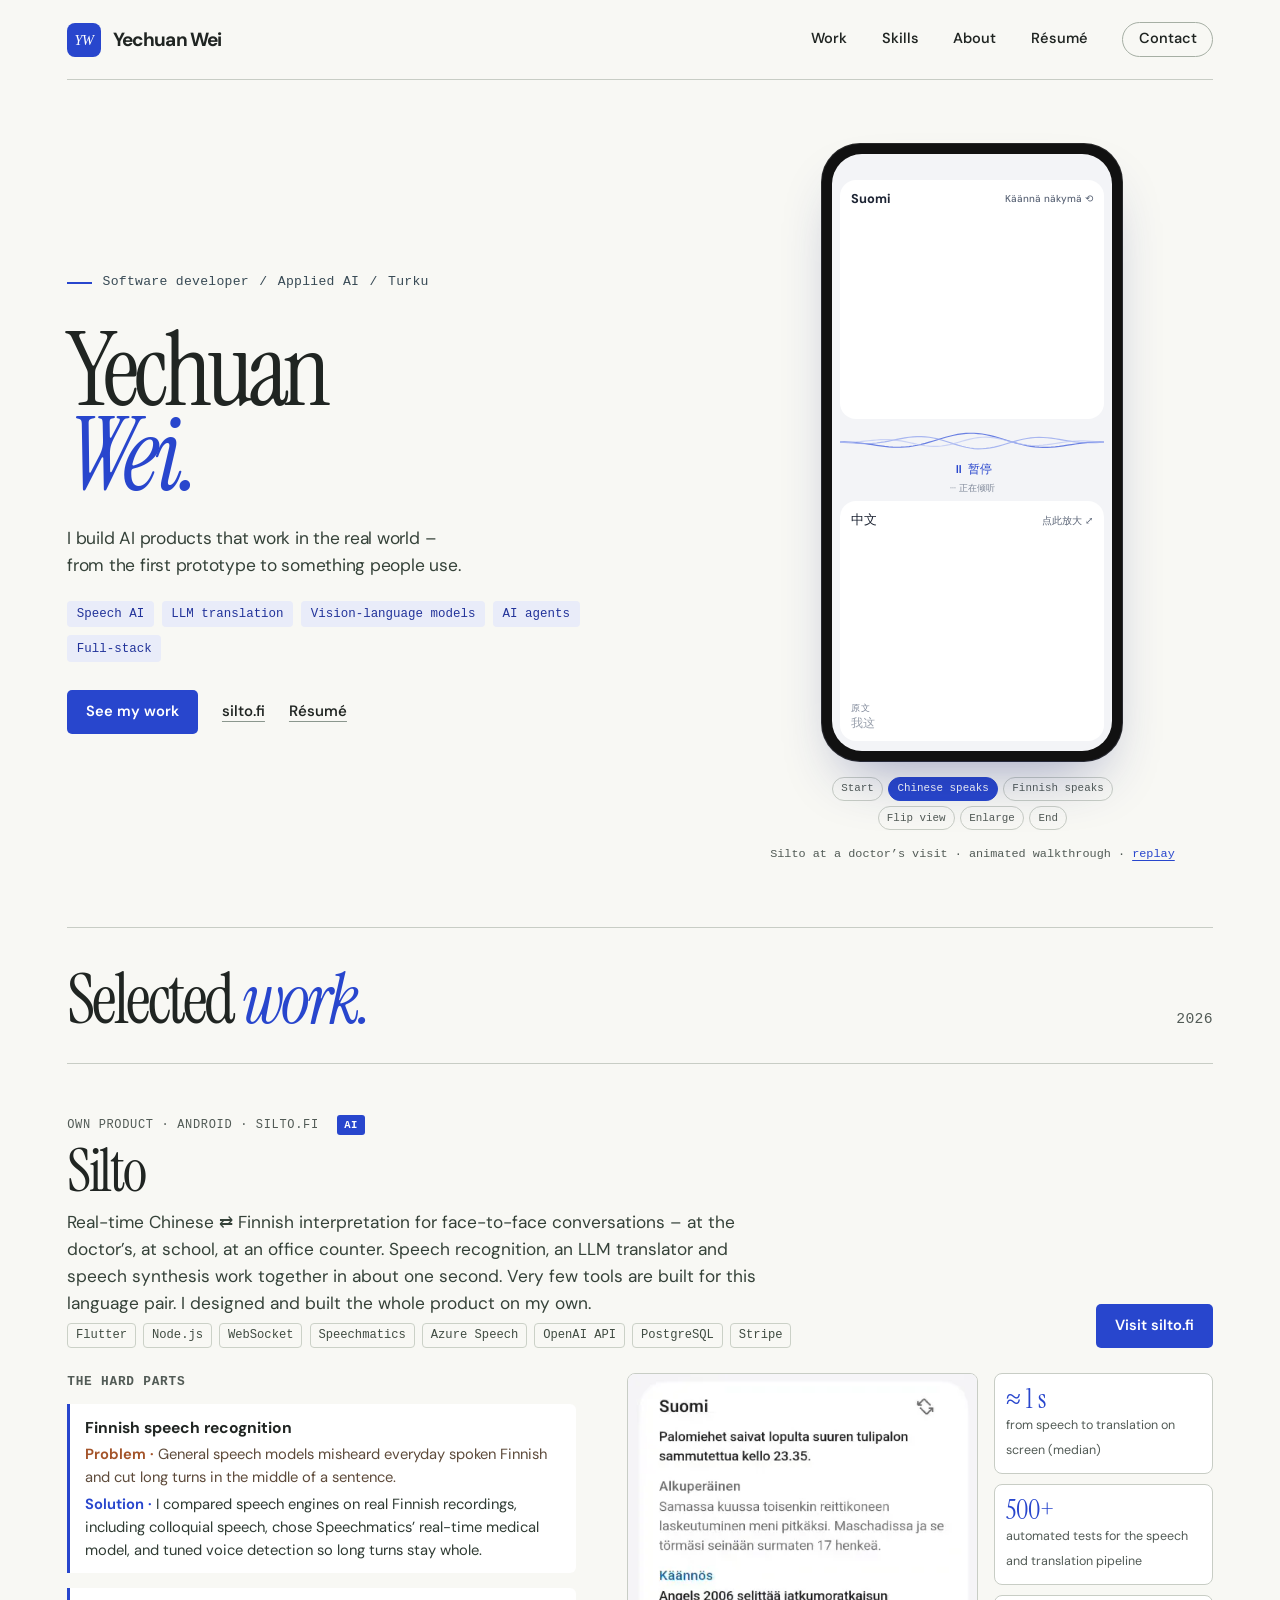
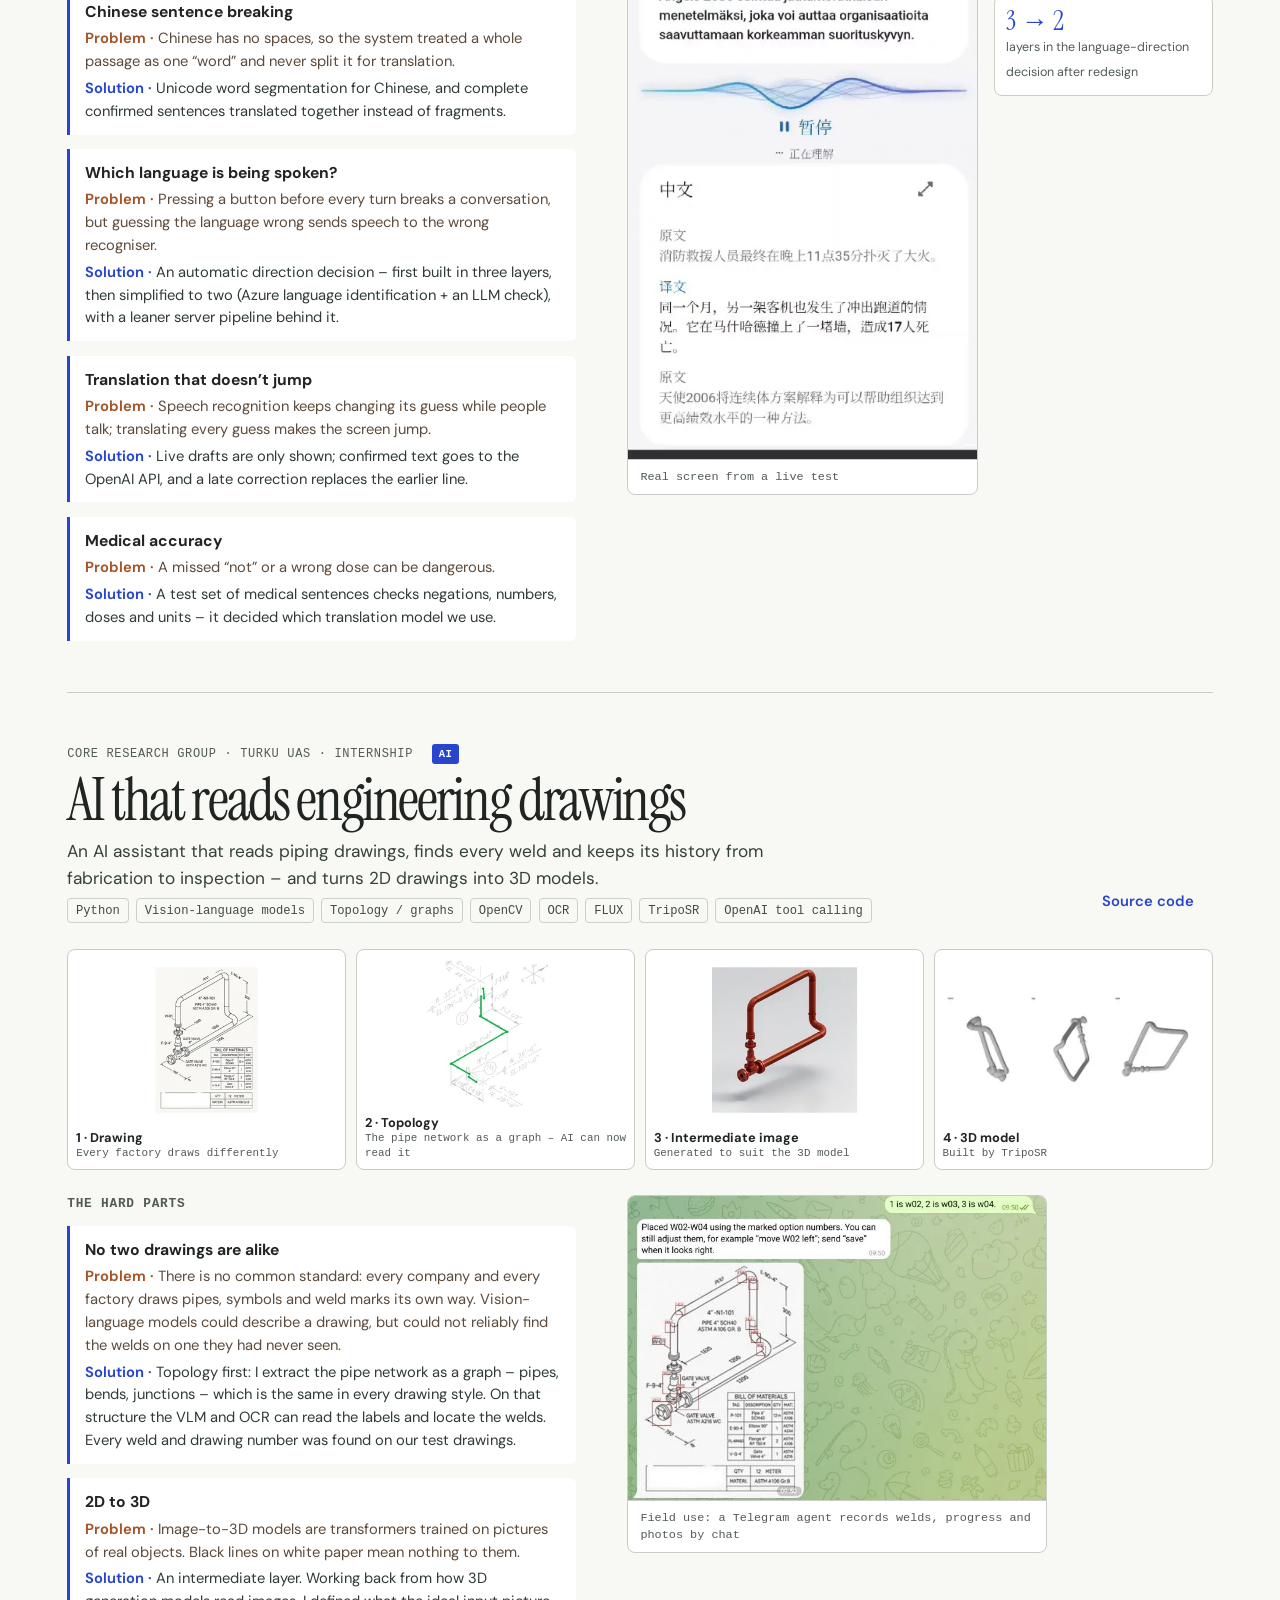
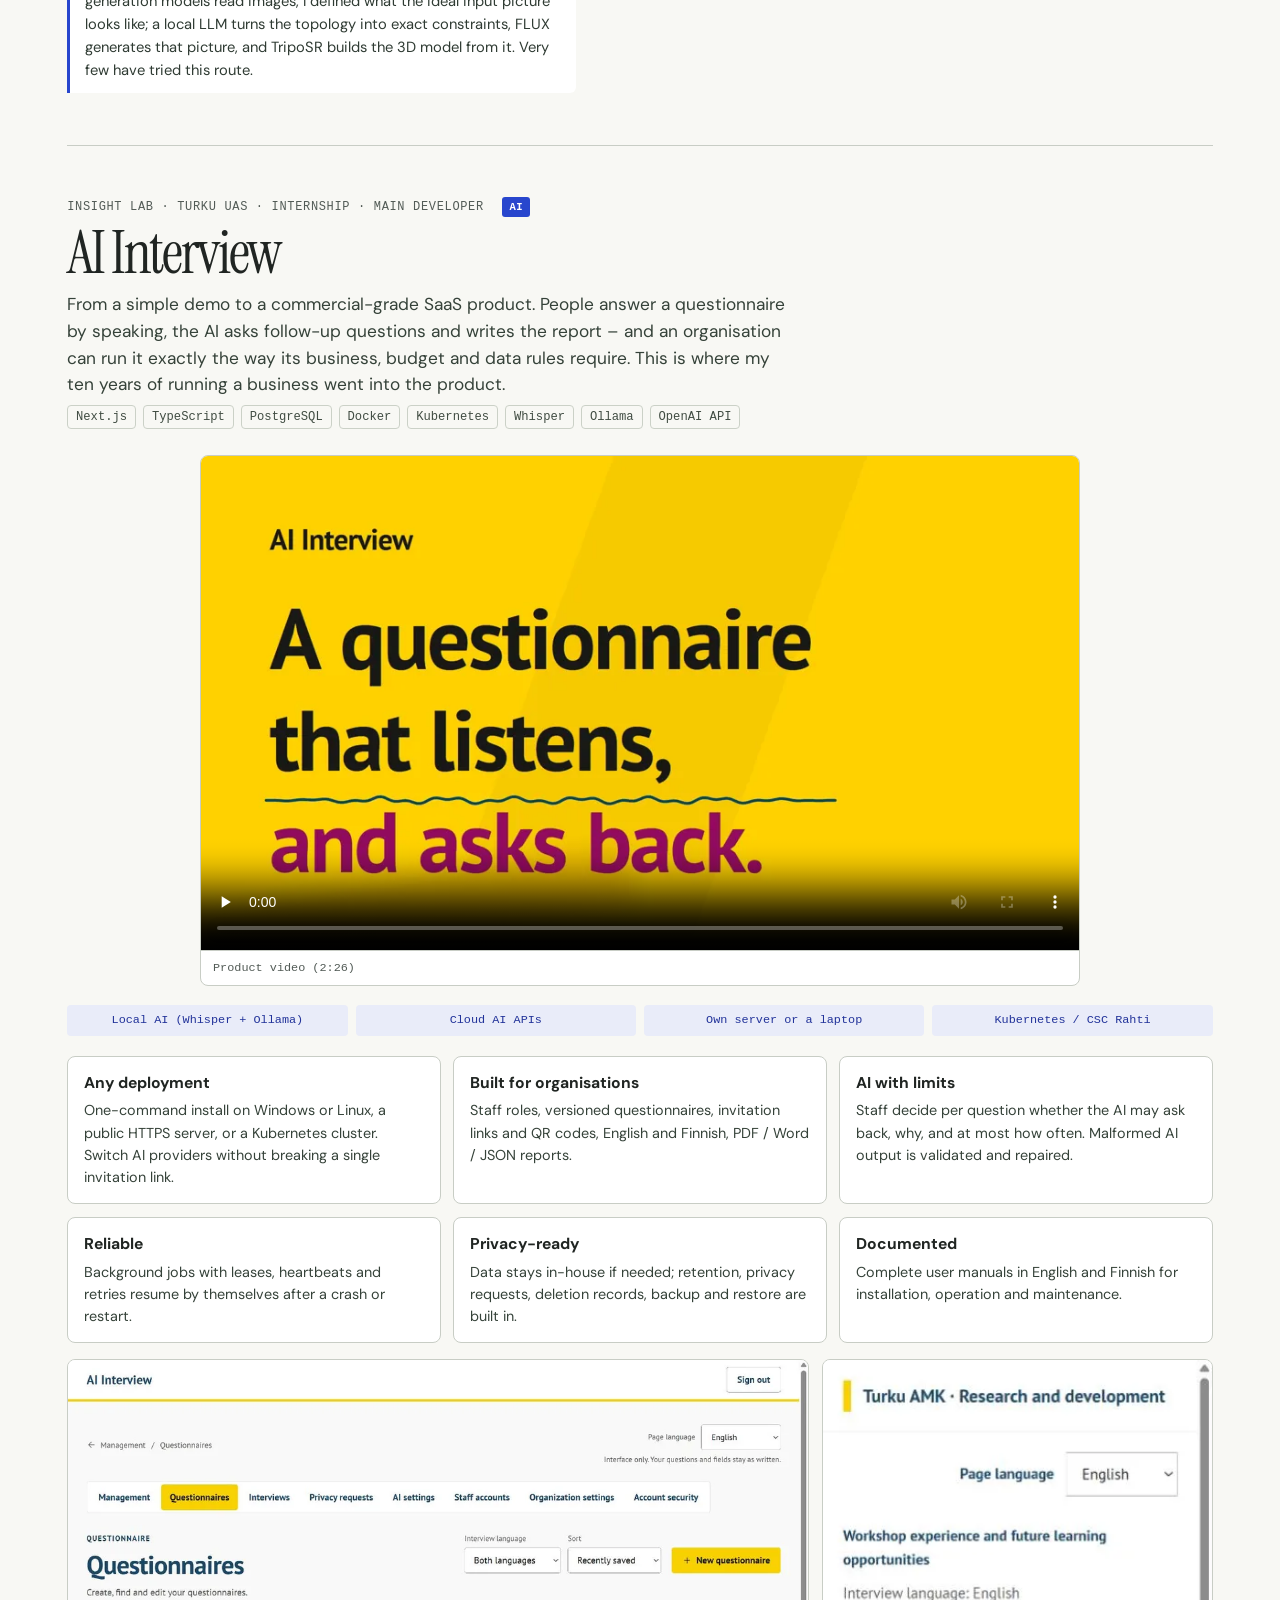
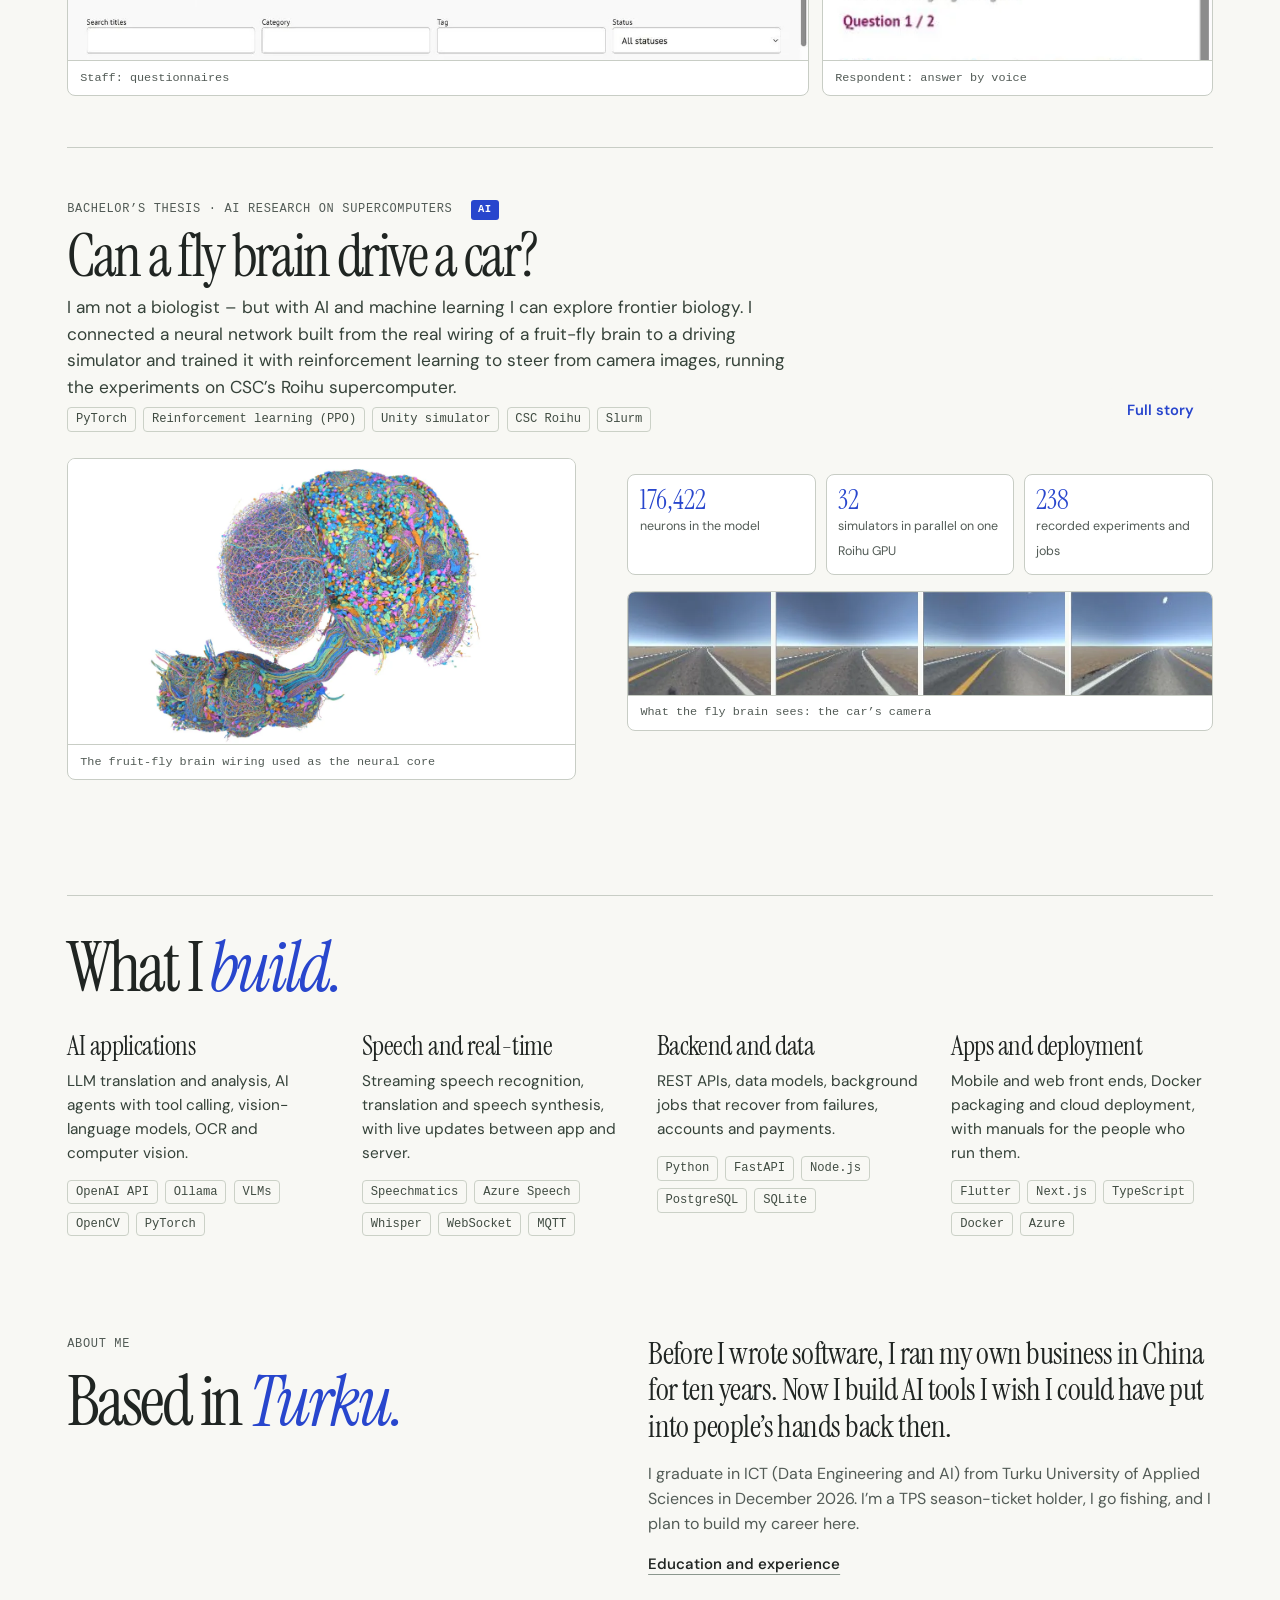
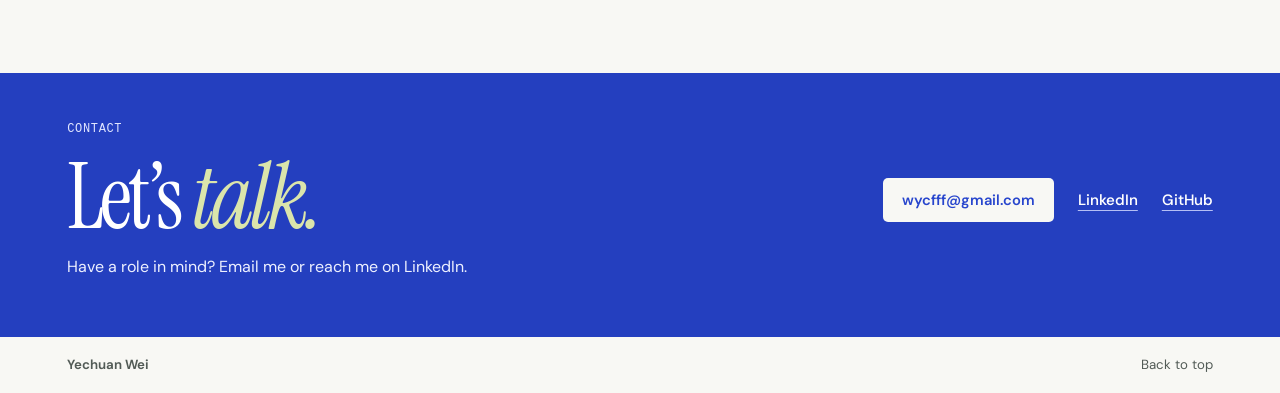
<file: index.html>
<!doctype html>
<html lang="en">
<head>
  <meta charset="utf-8">
  <meta name="viewport" content="width=device-width, initial-scale=1">
  <meta name="theme-color" content="#f8f8f4">
  <title>Yechuan Wei — AI products, built end to end</title>
  <meta name="description" content="Yechuan Wei, software developer in Turku, Finland. Silto real-time Chinese–Finnish interpreter, AI that reads engineering drawings, and a voice interview platform.">
  <meta property="og:title" content="Yechuan Wei — AI products, built end to end">
  <meta property="og:description" content="Real-time speech translation, AI for engineering drawings and a voice interview platform. Turku, Finland.">
  <meta property="og:type" content="website">
  <meta property="og:url" content="https://wycffff.github.io/">
  <meta property="og:image" content="https://wycffff.github.io/assets/silto-real.webp">
  <link rel="canonical" href="https://wycffff.github.io/">
  <link rel="icon" href="assets/mark.svg" type="image/svg+xml">
  <link rel="preload" href="assets/instrument-serif.ttf" as="font" type="font/ttf" crossorigin>
  <link rel="stylesheet" href="assets/site.css">
  <link rel="stylesheet" href="assets/v2.css">
  <script src="assets/silto-demo.js" defer></script>
</head>
<body>
  <a class="skip" href="#main">Skip to content</a>
  <header class="mast wrap">
    <a class="brand" href="./" aria-label="Yechuan Wei, home"><img src="assets/mark.svg" alt="" width="34" height="34"> Yechuan Wei</a>
    <nav aria-label="Main navigation"><a href="#work">Work</a><a href="#skills">Skills</a><a href="#about">About</a><a href="cv.html">Résumé</a><a class="nav-contact" href="#contact">Contact</a></nav>
  </header>
  <main id="main">

    <section class="hero-v2 wrap" aria-labelledby="name">
      <div class="intro">
        <p class="eyebrow"><span class="blue-line"></span> Software developer <span aria-hidden="true">/</span> Applied AI <span aria-hidden="true">/</span> Turku</p>
        <h1 id="name">Yechuan <em>Wei.</em></h1>
        <p class="intro-copy">I build AI products that work in the real world – from the first prototype to something people use.</p>
        <div class="proof"><span>Speech AI</span><span>LLM translation</span><span>Vision-language models</span><span>AI agents</span><span>Full-stack</span></div>
        <div class="actions"><a class="button primary" href="#work">See my work</a><a class="text-link" href="https://silto.fi">silto.fi</a><a class="text-link" href="cv.html">Résumé</a></div>
      </div>

      <figure class="demo" data-silto-demo aria-label="Animated demonstration of the Silto interpreter app">
        <div class="phone">
          <div class="screen">
            <section class="pane fi">
              <div class="pane-head">Suomi <button class="flip-btn" tabindex="-1">Käännä näkymä ⟲</button></div>
              <div class="pane-body"></div>
              <div class="idle">Odotetaan puhetta</div>
            </section>
            <div class="mid">
              <svg class="wave" viewBox="0 0 260 40" preserveAspectRatio="none" aria-hidden="true"><path/><path/><path/></svg>
              <button class="main-btn" tabindex="-1">▶ 开始</button>
              <span class="status">点击开始</span>
            </div>
            <section class="pane zh">
              <div class="pane-head">中文 <button class="zoom-btn" tabindex="-1">点此放大 ⤢</button></div>
              <div class="pane-body"></div>
            </section>
            <span class="tap" aria-hidden="true"></span>
          </div>
        </div>
        <ol class="demo-steps" aria-hidden="true"><li>Start</li><li>Chinese speaks</li><li>Finnish speaks</li><li>Flip view</li><li>Enlarge</li><li>End</li></ol>
        <figcaption class="demo-caption">Silto at a doctor’s visit · animated walkthrough · <button class="demo-replay">replay</button></figcaption>
      </figure>
    </section>

    <section id="work" class="work wrap" aria-labelledby="work-title">
      <div class="section-heading"><h2 id="work-title">Selected <em>work.</em></h2><span class="meta">2026</span></div>

      <!-- SILTO -->
      <article class="case" id="silto">
        <div class="case-head">
          <div>
            <p class="eyebrow micro">Own product · Android · silto.fi <span class="tag-ai">AI</span></p>
            <h3>Silto</h3>
            <p class="lede">Real-time Chinese ⇄ Finnish interpretation for face-to-face conversations – at the doctor’s, at school, at an office counter. Speech recognition, an LLM translator and speech synthesis work together in about one second. Very few tools are built for this language pair. I designed and built the whole product on my own.</p>
            <ul class="stack"><li>Flutter</li><li>Node.js</li><li>WebSocket</li><li>Speechmatics</li><li>Azure Speech</li><li>OpenAI API</li><li>PostgreSQL</li><li>Stripe</li></ul>
          </div>
          <a class="button primary" href="https://silto.fi">Visit silto.fi</a>
        </div>
        <div class="case-grid">
          <div class="hard">
            <h4>The hard parts</h4>
            <ol>
              <li><b>Finnish speech recognition</b><div class="p">General speech models misheard everyday spoken Finnish and cut long turns in the middle of a sentence.</div><div class="s">I compared speech engines on real Finnish recordings, including colloquial speech, chose Speechmatics’ real-time medical model, and tuned voice detection so long turns stay whole.</div></li>
              <li><b>Chinese sentence breaking</b><div class="p">Chinese has no spaces, so the system treated a whole passage as one “word” and never split it for translation.</div><div class="s">Unicode word segmentation for Chinese, and complete confirmed sentences translated together instead of fragments.</div></li>
              <li><b>Which language is being spoken?</b><div class="p">Pressing a button before every turn breaks a conversation, but guessing the language wrong sends speech to the wrong recogniser.</div><div class="s">An automatic direction decision – first built in three layers, then simplified to two (Azure language identification + an LLM check), with a leaner server pipeline behind it.</div></li>
              <li><b>Translation that doesn’t jump</b><div class="p">Speech recognition keeps changing its guess while people talk; translating every guess makes the screen jump.</div><div class="s">Live drafts are only shown; confirmed text goes to the OpenAI API, and a late correction replaces the earlier line.</div></li>
              <li><b>Medical accuracy</b><div class="p">A missed “not” or a wrong dose can be dangerous.</div><div class="s">A test set of medical sentences checks negations, numbers, doses and units – it decided which translation model we use.</div></li>
            </ol>
          </div>
          <div class="two">
            <figure class="shot"><img src="assets/silto-real.webp" width="448" height="881" loading="lazy" alt="Silto during a live test: Finnish speech at the top, Chinese translation at the bottom."><figcaption>Real screen from a live test</figcaption></figure>
            <div class="facts" style="grid-template-columns:1fr;margin-top:0">
              <div><b>≈ 1 s</b><span>from speech to translation on screen (median)</span></div>
              <div><b>500+</b><span>automated tests for the speech and translation pipeline</span></div>
              <div><b>3 → 2</b><span>layers in the language-direction decision after redesign</span></div>
            </div>
          </div>
        </div>
      </article>

      <!-- WELD -->
      <article class="case" id="weld">
        <div class="case-head">
          <div>
            <p class="eyebrow micro">CoRe research group · Turku UAS · internship <span class="tag-ai">AI</span></p>
            <h3>AI that reads engineering drawings</h3>
            <p class="lede">An AI assistant that reads piping drawings, finds every weld and keeps its history from fabrication to inspection – and turns 2D drawings into 3D models.</p>
            <ul class="stack"><li>Python</li><li>Vision-language models</li><li>Topology / graphs</li><li>OpenCV</li><li>OCR</li><li>FLUX</li><li>TripoSR</li><li>OpenAI tool calling</li></ul>
          </div>
          <a class="button" href="https://github.com/wycffff/Weld_map_understanding_and_weld_traceability_assistant">Source code</a>
        </div>
        <div class="pipeline">
          <figure><div class="img"><img src="assets/weld-1-drawing.webp" alt="Isometric piping drawing." loading="lazy"></div><figcaption><b>1 · Drawing</b>Every factory draws differently</figcaption></figure>
          <figure><div class="img"><img src="assets/weld-2-topology.webp" alt="Pipe route extracted and highlighted on the drawing." loading="lazy"></div><figcaption><b>2 · Topology</b>The pipe network as a graph – AI can now read it</figcaption></figure>
          <figure><div class="img"><img src="assets/weld-4-intermediate.webp" alt="AI-generated 3D-style image of the pipe." loading="lazy"></div><figcaption><b>3 · Intermediate image</b>Generated to suit the 3D model</figcaption></figure>
          <figure><div class="img"><img src="assets/weld-5-mesh.webp" alt="3D mesh previews of the pipe." loading="lazy"></div><figcaption><b>4 · 3D model</b>Built by TripoSR</figcaption></figure>
        </div>
        <div class="case-grid" style="margin-top:1.6rem">
          <div class="hard">
            <h4>The hard parts</h4>
            <ol>
              <li><b>No two drawings are alike</b><div class="p">There is no common standard: every company and every factory draws pipes, symbols and weld marks its own way. Vision-language models could describe a drawing, but could not reliably find the welds on one they had never seen.</div><div class="s">Topology first: I extract the pipe network as a graph – pipes, bends, junctions – which is the same in every drawing style. On that structure the VLM and OCR can read the labels and locate the welds. Every weld and drawing number was found on our test drawings.</div></li>
              <li><b>2D to 3D</b><div class="p">Image-to-3D models are transformers trained on pictures of real objects. Black lines on white paper mean nothing to them.</div><div class="s">An intermediate layer. Working back from how 3D generation models read images, I defined what the ideal input picture looks like; a local LLM turns the topology into exact constraints, FLUX generates that picture, and TripoSR builds the 3D model from it. Very few have tried this route.</div></li>
            </ol>
          </div>
          <div>
            <figure class="shot small-shot"><img src="assets/weld-3-telegram.webp" width="680" height="495" loading="lazy" alt="Telegram agent placing welds on a drawing."><figcaption>Field use: a Telegram agent records welds, progress and photos by chat</figcaption></figure>
          </div>
        </div>
      </article>

      <!-- AI INTERVIEW -->
      <article class="case" id="interview">
        <div class="case-head">
          <div>
            <p class="eyebrow micro">INSIGHT Lab · Turku UAS · internship · main developer <span class="tag-ai">AI</span></p>
            <h3>AI Interview</h3>
            <p class="lede">From a simple demo to a commercial-grade SaaS product. People answer a questionnaire by speaking, the AI asks follow-up questions and writes the report – and an organisation can run it exactly the way its business, budget and data rules require. This is where my ten years of running a business went into the product.</p>
            <ul class="stack"><li>Next.js</li><li>TypeScript</li><li>PostgreSQL</li><li>Docker</li><li>Kubernetes</li><li>Whisper</li><li>Ollama</li><li>OpenAI API</li></ul>
          </div>
        </div>
        <figure class="shot wide-video"><video src="assets/ai-interview-promo.mp4" poster="assets/interview-poster.webp" controls preload="none" playsinline></video><figcaption>Product video (2:26)</figcaption></figure>
        <div class="deploy"><span>Local AI (Whisper + Ollama)</span><span>Cloud AI APIs</span><span>Own server or a laptop</span><span>Kubernetes / CSC Rahti</span></div>
        <div class="cap-grid">
          <div><b>Any deployment</b><p>One-command install on Windows or Linux, a public HTTPS server, or a Kubernetes cluster. Switch AI providers without breaking a single invitation link.</p></div>
          <div><b>Built for organisations</b><p>Staff roles, versioned questionnaires, invitation links and QR codes, English and Finnish, PDF / Word / JSON reports.</p></div>
          <div><b>AI with limits</b><p>Staff decide per question whether the AI may ask back, why, and at most how often. Malformed AI output is validated and repaired.</p></div>
          <div><b>Reliable</b><p>Background jobs with leases, heartbeats and retries resume by themselves after a crash or restart.</p></div>
          <div><b>Privacy-ready</b><p>Data stays in-house if needed; retention, privacy requests, deletion records, backup and restore are built in.</p></div>
          <div><b>Documented</b><p>Complete user manuals in English and Finnish for installation, operation and maintenance.</p></div>
        </div>
        <div class="mini-shots">
          <figure class="shot"><img src="assets/interview-admin.webp" width="1100" height="619" loading="lazy" alt="AI Interview staff view with published questionnaires."><figcaption>Staff: questionnaires</figcaption></figure>
          <figure class="shot"><img src="assets/interview-mobile.webp" width="375" height="811" loading="lazy" alt="AI Interview on a phone: the respondent answers by voice."><figcaption>Respondent: answer by voice</figcaption></figure>
        </div>
      </article>

      <!-- THESIS -->
      <article class="case" id="thesis">
        <div class="case-head">
          <div>
            <p class="eyebrow micro">Bachelor’s thesis · AI research on supercomputers <span class="tag-ai">AI</span></p>
            <h3>Can a fly brain drive a car?</h3>
            <p class="lede">I am not a biologist – but with AI and machine learning I can explore frontier biology. I connected a neural network built from the real wiring of a fruit-fly brain to a driving simulator and trained it with reinforcement learning to steer from camera images, running the experiments on CSC’s Roihu supercomputer.</p>
            <ul class="stack"><li>PyTorch</li><li>Reinforcement learning (PPO)</li><li>Unity simulator</li><li>CSC Roihu</li><li>Slurm</li></ul>
          </div>
          <a class="button" href="https://wycffff.github.io/fly-connectome-driving/">Full story</a>
        </div>
        <div class="case-grid">
          <figure class="shot"><img src="assets/thesis-brain.webp" width="1200" height="675" loading="lazy" alt="Rendering of the fruit-fly brain connectome."><figcaption>The fruit-fly brain wiring used as the neural core</figcaption></figure>
          <div>
            <div class="facts">
              <div><b>176,422</b><span>neurons in the model</span></div>
              <div><b>32</b><span>simulators in parallel on one Roihu GPU</span></div>
              <div><b>238</b><span>recorded experiments and jobs</span></div>
            </div>
            <figure class="shot" style="margin-top:1rem"><img src="assets/thesis-road.webp" width="1112" height="196" loading="lazy" alt="Camera frames from the simulated car."><figcaption>What the fly brain sees: the car’s camera</figcaption></figure>
          </div>
        </div>
      </article>
    </section>

    <section class="skills wrap" id="skills" aria-labelledby="skills-title">
      <div class="section-heading"><h2 id="skills-title">What I <em>build.</em></h2></div>
      <div class="skill-grid">
        <div><h3>AI applications</h3><p>LLM translation and analysis, AI agents with tool calling, vision-language models, OCR and computer vision.</p><ul class="stack"><li>OpenAI API</li><li>Ollama</li><li>VLMs</li><li>OpenCV</li><li>PyTorch</li></ul></div>
        <div><h3>Speech and real-time</h3><p>Streaming speech recognition, translation and speech synthesis, with live updates between app and server.</p><ul class="stack"><li>Speechmatics</li><li>Azure Speech</li><li>Whisper</li><li>WebSocket</li><li>MQTT</li></ul></div>
        <div><h3>Backend and data</h3><p>REST APIs, data models, background jobs that recover from failures, accounts and payments.</p><ul class="stack"><li>Python</li><li>FastAPI</li><li>Node.js</li><li>PostgreSQL</li><li>SQLite</li></ul></div>
        <div><h3>Apps and deployment</h3><p>Mobile and web front ends, Docker packaging and cloud deployment, with manuals for the people who run them.</p><ul class="stack"><li>Flutter</li><li>Next.js</li><li>TypeScript</li><li>Docker</li><li>Azure</li></ul></div>
      </div>
    </section>

    <section class="about wrap" id="about" aria-labelledby="about-title">
      <div><p class="eyebrow micro">About me</p><h2 id="about-title">Based in <em>Turku.</em></h2></div>
      <div class="bio"><p>Before I wrote software, I ran my own business in China for ten years. Now I build AI tools I wish I could have put into people’s hands back then.</p><p>I graduate in ICT (Data Engineering and AI) from Turku University of Applied Sciences in December 2026. I’m a TPS season-ticket holder, I go fishing, and I plan to build my career here.</p><a class="text-link" href="cv.html">Education and experience</a></div>
    </section>

    <section id="contact" class="contact" aria-labelledby="contact-title"><div class="wrap contact-inner"><div><p class="eyebrow micro">Contact</p><h2 id="contact-title">Let’s <em>talk.</em></h2><p>Have a role in mind? Email me or reach me on LinkedIn.</p></div><div class="contact-links"><a class="button" href="mailto:wycfff@gmail.com">wycfff@gmail.com</a><a class="text-link" href="https://www.linkedin.com/in/yechuan-wei-78a9b0292/">LinkedIn</a><a class="text-link" href="https://github.com/wycffff">GitHub</a></div></div></section>
  </main>
  <footer class="wrap footer"><span>Yechuan Wei</span><a href="#main">Back to top</a></footer>
</body></html>
</file>
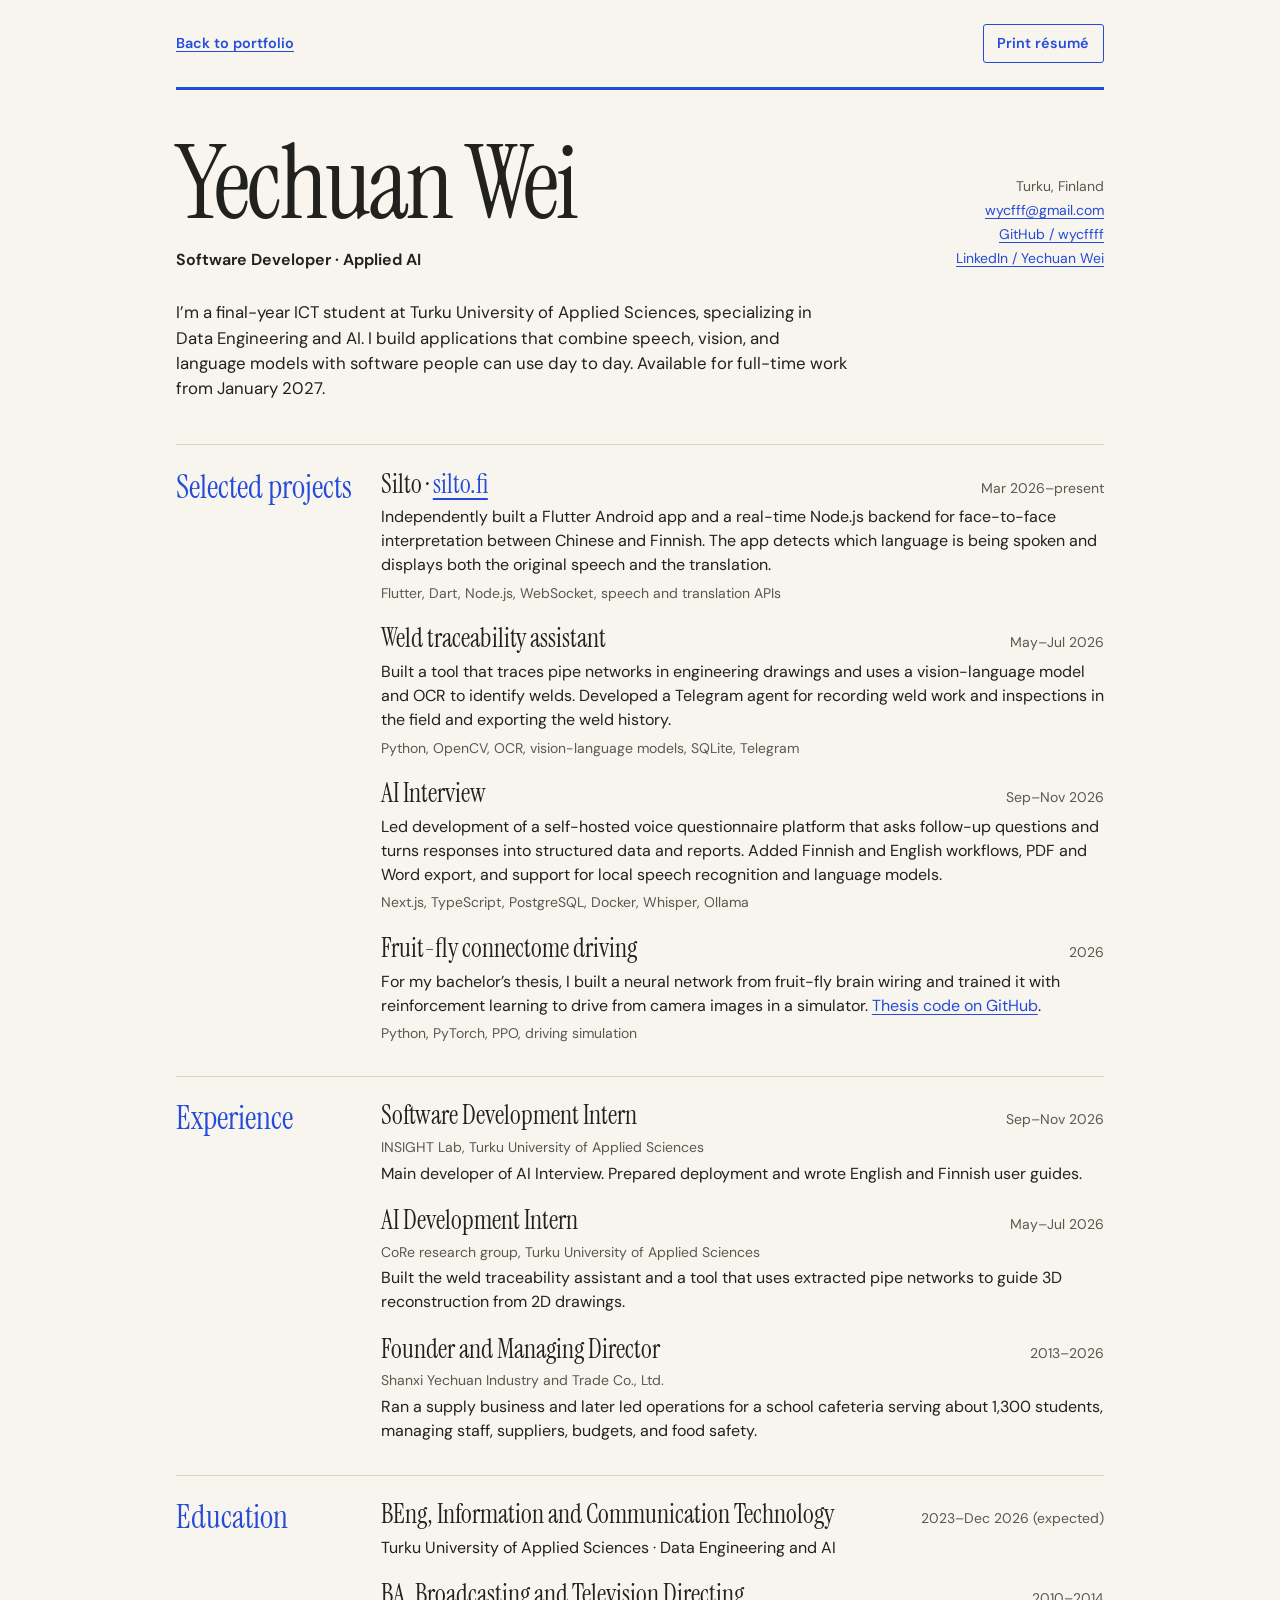
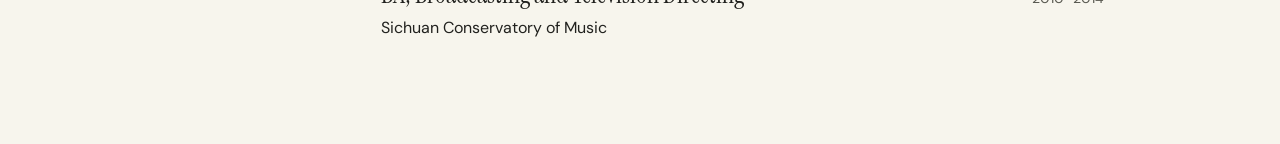
<file: cv.html>
<!doctype html>
<html lang="en">
<head>
  <meta charset="utf-8">
  <meta name="viewport" content="width=device-width, initial-scale=1">
  <meta name="description" content="Résumé of Yechuan Wei, a software developer in Turku, Finland, working on applied AI, real-time audio, and self-hosted applications.">
  <meta name="theme-color" content="#f7f5ed">
  <title>Résumé | Yechuan Wei</title>
  <link rel="stylesheet" href="assets/cv.css">
</head>
<body>
  <div class="page">
    <nav class="page-tools" aria-label="Résumé actions">
      <a href="index.html">Back to portfolio</a>
      <button id="print-cv" type="button" hidden>Print résumé</button>
    </nav>

    <main class="resume" aria-labelledby="resume-name">
      <header class="resume-header">
        <div>
          <h1 id="resume-name">Yechuan Wei</h1>
          <p class="role">Software Developer · Applied AI</p>
        </div>
        <div class="contact">
          <p>Turku, Finland</p>
          <a href="mailto:wycfff@gmail.com">wycfff@gmail.com</a>
          <a href="https://github.com/wycffff">GitHub / wycffff</a>
          <a href="https://www.linkedin.com/in/yechuan-wei-78a9b0292/">LinkedIn / Yechuan Wei</a>
        </div>
      </header>

      <p class="intro">I’m a final-year ICT student at Turku University of Applied Sciences, specializing in Data Engineering and AI. I build applications that combine speech, vision, and language models with software people can use day to day. Available for full-time work from January 2027.</p>

      <section class="resume-section" aria-labelledby="projects">
        <h2 id="projects">Selected projects</h2>
        <div class="entries">
          <article class="entry">
            <header><h3>Silto · <a href="https://silto.fi">silto.fi</a></h3><span>Mar 2026–present</span></header>
            <p>Independently built a Flutter Android app and a real-time Node.js backend for face-to-face interpretation between Chinese and Finnish. The app detects which language is being spoken and displays both the original speech and the translation.</p>
            <p class="tech">Flutter, Dart, Node.js, WebSocket, speech and translation APIs</p>
          </article>
          <article class="entry">
            <header><h3>Weld traceability assistant</h3><span>May–Jul 2026</span></header>
            <p>Built a tool that traces pipe networks in engineering drawings and uses a vision-language model and OCR to identify welds. Developed a Telegram agent for recording weld work and inspections in the field and exporting the weld history.</p>
            <p class="tech">Python, OpenCV, OCR, vision-language models, SQLite, Telegram</p>
          </article>
          <article class="entry">
            <header><h3>AI Interview</h3><span>Sep–Nov 2026</span></header>
            <p>Led development of a self-hosted voice questionnaire platform that asks follow-up questions and turns responses into structured data and reports. Added Finnish and English workflows, PDF and Word export, and support for local speech recognition and language models.</p>
            <p class="tech">Next.js, TypeScript, PostgreSQL, Docker, Whisper, Ollama</p>
          </article>
          <article class="entry">
            <header><h3>Fruit-fly connectome driving</h3><span>2026</span></header>
            <p>For my bachelor’s thesis, I built a neural network from fruit-fly brain wiring and trained it with reinforcement learning to drive from camera images in a simulator. <a href="https://github.com/wycffff/fly-connectome-driving">Thesis code on GitHub</a>.</p>
            <p class="tech">Python, PyTorch, PPO, driving simulation</p>
          </article>
        </div>
      </section>

      <section class="resume-section" aria-labelledby="experience">
        <h2 id="experience">Experience</h2>
        <div class="entries">
          <article class="entry">
            <header><h3>Software Development Intern</h3><span>Sep–Nov 2026</span></header>
            <p class="affiliation">INSIGHT Lab, Turku University of Applied Sciences</p>
            <p>Main developer of AI Interview. Prepared deployment and wrote English and Finnish user guides.</p>
          </article>
          <article class="entry">
            <header><h3>AI Development Intern</h3><span>May–Jul 2026</span></header>
            <p class="affiliation">CoRe research group, Turku University of Applied Sciences</p>
            <p>Built the weld traceability assistant and a tool that uses extracted pipe networks to guide 3D reconstruction from 2D drawings.</p>
          </article>
          <article class="entry">
            <header><h3>Founder and Managing Director</h3><span>2013–2026</span></header>
            <p class="affiliation">Shanxi Yechuan Industry and Trade Co., Ltd.</p>
            <p>Ran a supply business and later led operations for a school cafeteria serving about 1,300 students, managing staff, suppliers, budgets, and food safety.</p>
          </article>
        </div>
      </section>

      <section class="resume-section" aria-labelledby="education">
        <h2 id="education">Education</h2>
        <div class="entries">
          <article class="entry">
            <header><h3>BEng, Information and Communication Technology</h3><span>2023–Dec 2026 (expected)</span></header>
            <p>Turku University of Applied Sciences · Data Engineering and AI</p>
          </article>
          <article class="entry">
            <header><h3>BA, Broadcasting and Television Directing</h3><span>2010–2014</span></header>
            <p>Sichuan Conservatory of Music</p>
          </article>
        </div>
      </section>
    </main>
  </div>
  <script>
    const printButton = document.getElementById('print-cv');
    printButton.addEventListener('click', () => window.print());
    printButton.hidden = false;
  </script>
</body>
</html>
</file>
<file: assets/site.css>
@font-face{font-family:Instrument;src:url(instrument-serif.ttf) format("truetype");font-display:swap}
@font-face{font-family:Instrument;src:url(instrument-italic.ttf) format("truetype");font-style:italic;font-display:swap}
@font-face{font-family:DM;src:url(dm-sans.ttf) format("truetype");font-weight:100 1000;font-display:swap}
:root{--paper:#f8f8f4;--ink:#202522;--muted:#525b56;--blue:#2846cd;--rule:#c8cdc5;--serif:Instrument,Georgia,serif;--sans:DM,Arial,sans-serif;--mono:ui-monospace,"SFMono-Regular",Consolas,monospace;color:var(--ink);background:var(--paper);font-family:var(--sans);font-synthesis:none;scroll-behavior:smooth}
*{box-sizing:border-box}body,figure,h1,h2,h3,p{margin:0}body{font-size:1rem;line-height:1.55}a{color:inherit;text-decoration:none}button,input,summary{font:inherit}a,summary,input{touch-action:manipulation}a:focus-visible,summary:focus-visible,input:focus-visible{outline:3px solid #ea7300;outline-offset:5px}
.wrap{width:min(1320px,calc(100% - clamp(44px,10.5vw,170px)));margin-inline:auto}section[id]{scroll-margin-top:1.5rem}.skip{position:fixed;left:1rem;top:-8rem;background:white;padding:.65rem 1rem;z-index:3}.skip:focus{top:1rem}
.mast{min-height:80px;display:flex;justify-content:space-between;align-items:center;gap:1rem;border-bottom:1px solid var(--rule)}
.brand,.mast nav,.actions,.place,.eyebrow,.study-title,.study figcaption,.section-heading,.stack,.contact-links,.footer{display:flex;align-items:center}
.brand{gap:.72rem;font-weight:700;letter-spacing:-.045em;font-size:1.19rem}.mast nav{gap:clamp(1.2rem,2.7vw,2.7rem);font-size:.91rem;font-weight:550}.mast nav a:hover,.footer a:hover{color:var(--blue)}.nav-contact{border:1px solid #a6afa4;border-radius:20px;padding:.34rem .95rem}
.hero{display:grid;grid-template-columns:1fr 1.12fr;gap:clamp(35px,5vw,85px);align-items:center;padding-block:clamp(45px,5.2vw,83px) clamp(52px,5.7vw,85px)}
.intro{min-width:0}.eyebrow,.meta,.research-tech{font:500 .82rem/1.4 var(--mono);letter-spacing:.02em}.eyebrow{gap:.65rem}.blue-line{display:inline-block;width:25px;height:2px;background:var(--blue)}.intro .eyebrow{color:#384a55}
h1,h2,h3,.subtitle{font-family:var(--serif);font-weight:400}h1{font-size:clamp(6.2rem,9.9vw,10.5rem);line-height:.79;letter-spacing:-.05em;margin:clamp(1.8rem,3.1vw,3.1rem) 0 1.75rem}h1 em{display:block;margin-top:.04em;color:var(--blue);font-weight:400}em{font-weight:400}
.intro-copy{font-size:clamp(1.07rem,1.36vw,1.25rem);letter-spacing:-.014em;line-height:1.52;color:#354239;max-width:33ch}.place{gap:.6rem;margin-top:1.1rem;color:var(--muted);font: .84rem/1.4 var(--mono)}.pin{width:11px;height:11px;border:1.6px solid currentColor;border-radius:8px 8px 8px 0;transform:rotate(-45deg);margin:0 2px}.pin:after{content:"";display:block;width:3px;height:3px;background:currentColor;border-radius:100%;margin:2.3px}
.actions{gap:1.5rem;margin-top:1.7rem}.button{display:inline-flex;min-height:44px;align-items:center;justify-content:center;border-radius:5px;padding:.65rem 1.18rem;font-size:.92rem;font-weight:600;background:var(--paper);color:var(--blue);transition:background .16s}.button.primary{background:var(--blue);color:white}.button.primary:hover{background:#192d9f}.text-link{display:inline-block;font-size:.94rem;font-weight:550;text-decoration:underline;text-underline-offset:5px;text-decoration-color:#8b978e}.text-link:hover{color:var(--blue);text-decoration-color:currentColor}
.study{position:relative;isolation:isolate;overflow:hidden;display:flex;flex-direction:column;aspect-ratio:1.18;background-color:#ecf0e6;background-image:radial-gradient(#a4b09d 0.66px,transparent 0.8px);background-size:15px 15px;border:1px solid #bfcbba;border-radius:3px;padding:clamp(13px,1.65vw,25px)}
.study-title,.study figcaption{font-family:var(--mono);color:#3a483d;font-size:.82rem}.study-title{gap:8px}.wave-icon{display:inline-grid;place-items:center;width:22px;height:22px;border:1px solid #a6b69f;border-radius:50%;font:bold 22px/1 Georgia;color:var(--blue);background:var(--paper)}
.plot{flex:1;min-height:0;position:relative;margin:.2rem .15rem}.plot canvas{position:absolute;inset:0;display:block;width:100%;height:100%}.study figcaption{gap:.8rem;justify-content:flex-start}.study input{appearance:none;-webkit-appearance:none;width:clamp(80px,10vw,145px);height:24px;margin:0;background:transparent;cursor:pointer;accent-color:var(--blue)}.study input::-webkit-slider-runnable-track{height:2px;background:#84927f}.study input::-moz-range-track{height:2px;background:#84927f}.study input::-webkit-slider-thumb{appearance:none;width:13px;height:13px;margin-top:-5.5px;background:var(--blue);border-radius:50%;border:2px solid var(--paper);box-shadow:0 0 0 1px var(--blue)}.study input::-moz-range-thumb{width:10px;height:10px;border:2px solid var(--paper);border-radius:50%;background:var(--blue)}.ticks{width:39px;height:10px;margin-left:auto;background:repeating-linear-gradient(90deg,#68805e 0 1px,transparent 1px 5px)}.no-script{position:absolute;top:45%;width:85%;text-align:center}
.work{border-top:1px solid var(--rule);padding:2.4rem 0 4rem}.section-heading{justify-content:space-between;align-items:baseline;margin-bottom:1.8rem}h2{font-size:clamp(3.05rem,5.4vw,5.4rem);line-height:.98;letter-spacing:-.045em}h2 em{color:var(--blue)}.meta,.micro{color:var(--muted)}.meta{font-size:.92rem}
.feature{display:grid;grid-template-columns:1.13fr 1fr;border:1px solid var(--rule);border-radius:5px;overflow:hidden;background:#fdfdf9}.feature-copy{padding:clamp(1.65rem,3.5vw,3.5rem);align-self:center}.micro{text-transform:uppercase;font-size:.75rem;letter-spacing:.055em}.feature h3{margin:.62rem 0 .18rem;font-size:clamp(3.4rem,5.6vw,6.5rem);letter-spacing:-.045em;line-height:1}.subtitle{font-size:clamp(1.6rem,2.4vw,2.5rem);line-height:1.12;margin:.4rem 0 1.1rem;letter-spacing:-.025em}.feature-copy>p:not(.eyebrow,.subtitle),.project>p:not(.eyebrow),details p,.bio p{color:var(--muted)}.feature-copy>p:not(.eyebrow,.subtitle){max-width:45ch}
.silto-cover{position:relative;isolation:isolate;overflow:hidden;min-height:380px;background:radial-gradient(ellipse at 7% 10%,#7190fe,transparent 49%),linear-gradient(135deg,#506ae3,#263ead 66%,#242978);color:#fbfcff}
.silto-cover:before,.silto-cover:after{content:"";position:absolute;width:125%;height:41%;bottom:0;left:-20%;transform:rotate(-25deg);border:1px solid #b0c0ff63;border-radius:50%;box-shadow:0 8px 0 -7px #b0c0ff63,0 16px 0 -14px #b0c0ff63,0 24px 0 -21px #b0c0ff63,0 32px 0 -28px #b0c0ff63}
.silto-cover:after{bottom:18%;left:5%;transform:rotate(21deg);z-index:-1}.cover-type{position:absolute;left:8%;top:11%;font:italic clamp(3.7rem,7vw,7.5rem)/1 var(--serif);z-index:1}.cover-type span{display:block}.cover-type span[lang]{font:400 clamp(1.7rem,3.6vw,3.7rem)/1.35 "Noto Serif CJK SC","Songti SC",serif;letter-spacing:-.1em;margin-left:4px}
.handset{position:absolute;left:44%;top:12%;width:clamp(155px,17vw,255px);transform:rotate(9deg);background:#242623;border:3px solid #555c75;border-radius:28px;padding:5px;box-shadow:11px 20px 35px #121d634c}.handset img{display:block;width:100%;height:auto;border-radius:19px}
.stack{gap:.45rem;list-style:none;flex-wrap:wrap;padding:0;margin:1.25rem 0}.stack li{border:1px solid #cbd1c7;border-radius:4px;padding:.14rem .49rem;font: .76rem/1.5 var(--mono);color:#404c42}.feature details,.project details{padding-top:.2rem}details summary{cursor:pointer;list-style:none;display:inline-flex;align-items:center;gap:.62rem;color:#253cae;font-size:.9rem;font-weight:650;min-height:38px}summary::-webkit-details-marker{display:none}summary:after{content:"+";font:1.12rem var(--mono)}details[open] summary:after{content:"−"}details .open,details[open] .closed{display:none}details[open] .open{display:inline}details p{font-size:.98rem;max-width:62ch;padding:.55rem 0}
.projects{display:grid;grid-template-columns:1fr 1fr;gap:clamp(1.5rem,3.6vw,3.5rem);margin-top:clamp(2.1rem,3.5vw,3.6rem)}.project-art{display:block;width:100%;height:auto;aspect-ratio:1.9;object-fit:cover;border:1px solid #bac3b7;border-radius:4px;margin-bottom:1.25rem}.project:nth-child(2) .project-art{border-color:#d5b8a4}.project h3{font-size:clamp(2.3rem,3.6vw,3.8rem);line-height:1.1;letter-spacing:-.035em;margin:.4rem 0 .5rem}.project>p:not(.eyebrow){max-width:47ch}.project .stack{margin:.85rem 0 .2rem}
.research{display:flex;align-items:center;justify-content:space-between;gap:1.5rem;border-block:1px solid var(--rule);padding:1.35rem 0;margin-top:2.75rem}.research a{font:clamp(1.55rem,2.5vw,2.3rem)/1.1 var(--serif);text-decoration:underline;text-decoration-thickness:1px;text-underline-offset:5px;text-decoration-color:#a6ada3}.research a:hover{color:var(--blue)}.research-tech{font-size:.77rem;color:var(--muted)}
.about{display:grid;grid-template-columns:1fr 1.12fr;gap:clamp(2rem,6vw,6rem);padding:2.6rem 0 6rem}.about .eyebrow,.contact .eyebrow{margin-bottom:1rem}.bio p:first-child{color:var(--ink);font:clamp(1.6rem,2.4vw,2.25rem)/1.2 var(--serif);letter-spacing:-.018em}.bio p+p{margin:1rem 0}.contact{background:#243fbf;color:#fff}.contact-inner{display:flex;align-items:center;justify-content:space-between;padding-block:3rem 3.6rem;gap:2rem}.contact .micro{color:#e1e6ff}.contact h2{font-size:clamp(4rem,7vw,7rem)}.contact h2 em{color:#dbe5ab}.contact p:not(.eyebrow){color:#eef1ff;margin-top:.8rem}.contact-links{gap:1.5rem}.contact .text-link{color:white;text-decoration-color:#b5bff5}.contact .button:hover{background:#e7edc9}.footer{justify-content:space-between;padding-block:1.1rem;font-size:.83rem;color:var(--muted)}.footer span{font-weight:650}
@media(max-width:850px){.hero{gap:1.8rem;grid-template-columns:1fr 1fr}.study{aspect-ratio:.99}.research{flex-wrap:wrap;justify-content:flex-start}.research-tech{flex-basis:100%}.feature-copy{padding:1.5rem}.silto-cover{min-height:310px}.contact-links{flex-direction:column;align-items:flex-start;gap:.8rem}}
@media(max-width:650px){.wrap{width:calc(100% - 36px)}.mast{min-height:66px}.brand{gap:.45rem;font-size:1rem}.brand img{width:28px;height:28px}.mast nav{gap:.77rem;font-size:.82rem}.nav-contact{padding:.3rem .6rem}.hero{grid-template-columns:1fr;gap:1.9rem;padding-block:2rem 2.2rem}h1{font-size:clamp(5.1rem,19.5vw,7.2rem);margin:1.35rem 0 1.1rem;line-height:.94}h1 em{display:inline;margin:0}.intro-copy{max-width:38ch}.place{margin-top:.65rem}.actions{margin-top:1.25rem}.study{aspect-ratio:1.35;padding:14px}.work{padding:1.65rem 0 2.2rem}.section-heading{margin-bottom:1.2rem}.feature,.projects,.about{grid-template-columns:1fr}.feature-copy{padding:1.5rem}.silto-cover{min-height:auto;aspect-ratio:1.5}.handset{width:40%;top:9%;left:45%}.cover-type{font-size:clamp(3.8rem,15vw,6rem)}.cover-type span[lang]{font-size:clamp(2rem,8vw,3.5rem)}.projects{gap:2rem;margin-top:2rem}.about{gap:1.05rem;padding:1.1rem 0 3rem}.research{gap:.55rem;align-items:flex-start;flex-direction:column}.research-tech{flex-basis:auto}.contact-inner{align-items:flex-start;flex-direction:column}.contact-links{flex-direction:row;align-items:center;gap:1.3rem}}
@media(max-width:480px){.mast nav a[href="cv.html"]{display:none}.brand{white-space:nowrap}.brand img{flex:none}.mast nav{gap:1rem}}
@media(max-width:380px){.mast nav{gap:.58rem}.nav-contact{border:0;padding:0}.mast .brand{font-size:.92rem}.hero .eyebrow{font-size:.74rem}}
@media(prefers-reduced-motion:reduce){:root{scroll-behavior:auto}*,*::before,*::after{transition:none!important}}
.skills{border-top:1px solid var(--rule);padding:2.4rem 0 3.6rem}.skill-grid{display:grid;grid-template-columns:repeat(4,1fr);gap:clamp(1.2rem,2.6vw,2.6rem)}.skill-grid h3{font-size:clamp(1.6rem,2.1vw,2.1rem);line-height:1.1;letter-spacing:-.02em;margin-bottom:.6rem}.skill-grid p{font-size:.96rem;color:#354239}.skill-grid .stack{margin:.9rem 0 0}.feature .actions{margin-top:.4rem}
@media (max-width:900px){.skill-grid{grid-template-columns:1fr 1fr}}@media (max-width:560px){.skill-grid{grid-template-columns:1fr}}
</file>
<file: assets/v2.css>
/* ---------- Silto live demo ---------- */
.demo{display:flex;flex-direction:column;align-items:center;gap:1rem}
.phone{width:min(300px,78vw);aspect-ratio:9/18.5;background:#111;border-radius:38px;padding:10px;box-shadow:0 30px 60px -25px rgba(30,45,120,.45),0 0 0 1px #2a2a2a;position:relative}
.screen{position:relative;height:100%;border-radius:30px;background:#f3f4f7;overflow:hidden;display:grid;grid-template-rows:1fr auto 1fr;gap:6px;padding:26px 8px 10px;font-family:var(--sans);transition:grid-template-rows .45s ease}
.screen.zoom{grid-template-rows:0fr auto 3fr}
.screen.zoom .pane.fi{opacity:0}
.pane{background:#fff;border-radius:16px;padding:9px 11px;display:flex;flex-direction:column;min-height:0;overflow:hidden;transition:transform .6s cubic-bezier(.6,.1,.2,1),opacity .3s}
.pane.flipped{transform:rotate(180deg)}
.pane-head{display:flex;justify-content:space-between;align-items:center;font-weight:700;font-size:.8rem;color:#1d2433;margin-bottom:4px}
.pane-head button{all:unset;cursor:default;font-size:.62rem;font-weight:500;color:#5a6476}
.pane-body{flex:1;overflow:hidden;display:flex;flex-direction:column;justify-content:flex-end;gap:5px}
.entry .lab{display:block;font-size:.56rem;font-weight:600;color:#2846cd;letter-spacing:.02em}
.entry.src .lab{color:#7b8496}
.entry p{margin:0;font-size:.72rem;line-height:1.38;color:#1d2433}
.entry.src p{color:#5d6574}
.entry p.draft{color:#9aa1ad;font-style:italic}
.entry p.arrive{animation:arrive .5s ease}
@keyframes arrive{from{opacity:0;transform:translateY(5px)}to{opacity:1;transform:none}}
.idle{position:absolute;inset:0;display:grid;place-items:center;color:#8a92a0;font-size:.75rem}
.pane.fi{position:relative}
.mid{display:flex;flex-direction:column;align-items:center;gap:2px;padding:2px 0}
.wave{display:flex;gap:3px;align-items:center;height:22px}
.wave i{display:block;width:3px;height:4px;border-radius:2px;background:#6f86e8}
.screen.live .wave i{animation:bar 1s ease-in-out infinite}
.wave i:nth-child(2){animation-delay:.1s}.wave i:nth-child(3){animation-delay:.25s}.wave i:nth-child(4){animation-delay:.05s}.wave i:nth-child(5){animation-delay:.3s}.wave i:nth-child(6){animation-delay:.15s}.wave i:nth-child(7){animation-delay:.35s}.wave i:nth-child(8){animation-delay:.2s}.wave i:nth-child(9){animation-delay:.4s}
@keyframes bar{0%,100%{height:4px}50%{height:20px}}
.main-btn{all:unset;font-size:.72rem;font-weight:700;color:#2846cd}
.status{font-size:.58rem;color:#7b8496}
.tap{position:absolute;width:34px;height:34px;margin:-17px 0 0 -17px;border-radius:50%;background:rgba(40,70,205,.25);border:2px solid rgba(40,70,205,.55);opacity:0;pointer-events:none;z-index:5}
.tap.go{animation:tap .55s ease-out}
@keyframes tap{0%{opacity:0;transform:scale(.4)}35%{opacity:1;transform:scale(1)}100%{opacity:0;transform:scale(1.5)}}
.demo-steps{list-style:none;display:flex;flex-wrap:wrap;justify-content:center;gap:.35rem;padding:0;margin:0;max-width:330px}
.demo-steps li{font:500 .68rem/1 var(--mono);padding:.35rem .5rem;border:1px solid var(--rule);border-radius:20px;color:var(--muted);transition:all .2s}
.demo-steps li.on{background:var(--blue);border-color:var(--blue);color:#fff}
.demo-caption{font:500 .74rem/1.4 var(--mono);color:var(--muted);text-align:center}
.demo-replay{all:unset;cursor:pointer;color:var(--blue);text-decoration:underline;text-underline-offset:3px}

/* ---------- Hero ---------- */
.hero-v2{display:grid;grid-template-columns:1.25fr 1fr;gap:clamp(30px,5vw,80px);align-items:center;padding-block:clamp(40px,5vw,80px)}
.hero-v2 h1{font-size:clamp(4.6rem,8vw,8.4rem)}
.proof{display:flex;flex-wrap:wrap;gap:.5rem;margin-top:1.4rem}
.proof span{font:500 .78rem/1 var(--mono);background:#e9ecf9;color:#22339a;padding:.45rem .6rem;border-radius:4px}

/* ---------- Case studies ---------- */
.case{border-top:1px solid var(--rule);padding:clamp(2.2rem,4vw,3.6rem) 0}
.case-head{display:grid;grid-template-columns:1fr auto;gap:1rem;align-items:end;margin-bottom:1.6rem}
.case-head h3{font-size:clamp(2.8rem,4.6vw,4.6rem);line-height:1;letter-spacing:-.04em;margin:.45rem 0 .5rem}
.case-head .lede{font-size:1.08rem;max-width:60ch;color:#354239}
.case-head .button{white-space:nowrap}
.case-grid{display:grid;grid-template-columns:1fr 1.15fr;gap:clamp(1.6rem,4vw,3.6rem);align-items:start}
.hard h4{font:600 .8rem/1.4 var(--mono);text-transform:uppercase;letter-spacing:.06em;color:var(--muted);margin:0 0 .8rem}
.hard ol{list-style:none;padding:0;margin:0;display:grid;gap:.9rem}
.hard li{border-left:3px solid var(--blue);background:#fff;padding:.75rem .95rem;border-radius:0 6px 6px 0}
.hard b{display:block;font-size:.98rem;margin-bottom:.2rem}
.hard .p{font-size:.92rem;color:#5d4a3a}
.hard .p:before{content:"Problem · ";font-weight:650;color:#a4542a}
.hard .s{font-size:.92rem;color:#2f3b33;margin-top:.25rem}
.hard .s:before{content:"Solution · ";font-weight:650;color:var(--blue)}
.shots{display:grid;gap:1rem}
.shot{margin:0;background:#fff;border:1px solid var(--rule);border-radius:8px;overflow:hidden}
.shot img,.shot video{display:block;width:100%;height:auto}
.shot figcaption{font:500 .74rem/1.4 var(--mono);color:var(--muted);padding:.55rem .75rem;border-top:1px solid var(--rule)}
.pipeline{display:grid;grid-template-columns:repeat(4,1fr);gap:.6rem}
.pipeline figure{margin:0;background:#fff;border:1px solid var(--rule);border-radius:8px;padding:.5rem;display:flex;flex-direction:column}
.pipeline .img{flex:1;display:grid;place-items:center;min-height:130px}
.pipeline img{max-width:100%;max-height:150px;object-fit:contain}
.pipeline figcaption{font:500 .68rem/1.35 var(--mono);color:var(--muted);margin-top:.4rem}
.pipeline figcaption b{display:block;color:var(--ink);font-family:var(--sans);font-size:.8rem}
.two{display:grid;grid-template-columns:1.6fr 1fr;gap:1rem;align-items:start}
.facts{display:grid;grid-template-columns:repeat(3,1fr);gap:.6rem;margin-top:1rem}
.facts div{background:#fff;border:1px solid var(--rule);border-radius:8px;padding:.7rem}
.facts b{display:block;font:400 1.7rem/1 var(--serif);color:var(--blue)}
.facts span{font-size:.78rem;color:var(--muted)}
.real-phone{max-width:230px;justify-self:center}
.tag-ai{display:inline-block;font:600 .66rem/1 var(--mono);background:#2846cd;color:#fff;padding:.3rem .45rem;border-radius:3px;margin-left:.5rem;vertical-align:middle;letter-spacing:.04em}
.case .stack{margin:.4rem 0 0}

@media (max-width:900px){
  .hero-v2,.case-grid,.two{grid-template-columns:1fr}
  .case-head{grid-template-columns:1fr}
  .pipeline{grid-template-columns:1fr 1fr}
}
.idle[hidden]{display:none}
.hero-v2>*,.case-grid>*,.two>*,.case-head>*,.shots>*,.pipeline>*{min-width:0}
.proof span{white-space:nowrap}
@media (max-width:640px){
  .mast nav{gap:.9rem;font-size:.82rem}
  .mast nav a[href="#skills"],.mast nav a[href="#about"]{display:none}
  .hero-v2 h1{font-size:clamp(3.6rem,17vw,5rem)}
  .facts{grid-template-columns:1fr}
}
/* real-app style wave line */
svg.wave{width:100%;height:34px;display:block}
svg.wave path{fill:none;stroke:#5b74e0;stroke-width:1.4;opacity:.9}
svg.wave path:nth-child(2){stroke:#8fa2ee;opacity:.75}
svg.wave path:nth-child(3){stroke:#b9c5f4;opacity:.7}
.mid{padding:0}
/* v3 layout helpers */
.cap-grid{display:grid;grid-template-columns:repeat(3,1fr);gap:.8rem;margin-top:1.2rem}
.cap-grid div{background:#fff;border:1px solid var(--rule);border-radius:8px;padding:.9rem 1rem}
.cap-grid b{display:block;font-size:.98rem;margin-bottom:.25rem}
.cap-grid p{margin:0;font-size:.9rem;color:#354239}
.deploy{display:grid;grid-template-columns:repeat(4,1fr);gap:.5rem;margin-top:1rem}
.deploy span{font:500 .74rem/1.3 var(--mono);background:#e9ecf9;color:#22339a;border-radius:4px;padding:.5rem;text-align:center}
.mini-shots{display:grid;grid-template-columns:2fr 1fr;gap:.8rem;margin-top:1rem;align-items:start}
.small-shot{max-width:420px}
.wide-video{margin-bottom:1.2rem}
@media (max-width:900px){.cap-grid{grid-template-columns:1fr}.deploy{grid-template-columns:1fr 1fr}.mini-shots{grid-template-columns:1fr}}
.wide-video{max-width:880px;margin-inline:auto}
.mini-shots{grid-template-columns:1.9fr 1fr}
.mini-shots img{height:300px;object-fit:cover;object-position:top}
</file>
<file: assets/cv.css>
@font-face {
  font-family: 'Instrument Serif';
  src: url('instrument-serif.ttf') format('truetype');
  font-display: swap;
}

@font-face {
  font-family: 'DM Sans';
  src: url('dm-sans.ttf') format('truetype');
  font-weight: 100 1000;
  font-display: swap;
}

:root {
  color-scheme: light;
  --paper: #f7f5ed;
  --ink: #21211e;
  --muted: #595951;
  --rule: #d8d4c7;
  --accent: #244bd9;
  --serif: 'Instrument Serif', Georgia, serif;
  font-family: 'DM Sans', system-ui, sans-serif;
  font-synthesis: none;
  color: var(--ink);
  background: var(--paper);
}

*, *::before, *::after {
  box-sizing: border-box;
}

body {
  margin: 0;
  line-height: 1.5;
}

a {
  color: var(--accent);
  text-decoration-thickness: .06em;
  text-underline-offset: .2em;
}

a:hover {
  text-decoration-thickness: .12em;
}

button:focus-visible, a:focus-visible {
  outline: 2px solid var(--accent);
  outline-offset: 4px;
}

.page {
  width: min(100% - 4rem, 58rem);
  margin-inline: auto;
}

.page-tools {
  display: flex;
  align-items: center;
  justify-content: space-between;
  gap: .75rem;
  padding-block: 1.5rem;
  font-size: .9rem;
  font-weight: 600;
}

.page-tools a, .page-tools button {
  padding: .55em 0;
}

.page-tools button {
  padding-inline: .95em;
  color: var(--accent);
  background: transparent;
  border: 1px solid var(--accent);
  border-radius: 3px;
  cursor: pointer;
  font: inherit;
}

.page-tools button:hover {
  background: var(--accent);
  color: #fff;
}

.resume {
  padding: 2.7rem 0 4.5rem;
  border-top: 3px solid var(--accent);
}

.resume-header {
  display: grid;
  grid-template-columns: 1fr auto;
  align-items: end;
  gap: 1rem 2rem;
}

.resume h1, .resume h2, .resume h3, .resume p {
  margin: 0;
}

.resume h1, .resume h2, .resume h3 {
  font-family: var(--serif);
  font-weight: 400;
  line-height: .98;
}

.resume h1 {
  font-size: clamp(3.75rem, 8vw, 6.4rem);
  letter-spacing: -.027em;
}

.resume p.role {
  margin-top: .85rem;
  font-weight: 650;
}

.contact {
  display: grid;
  gap: .2rem;
  justify-items: end;
  padding-bottom: .15rem;
  font-size: .875rem;
}

.contact p {
  color: var(--muted);
}

.resume p.intro {
  max-width: 42rem;
  margin-block: 1.8rem 2.7rem;
  font-size: 1.05rem;
}

.resume-section {
  display: grid;
  grid-template-columns: 11rem minmax(0, 1fr);
  gap: 1.3rem 1.8rem;
  padding-block: 1.65rem 2rem;
  border-top: 1px solid var(--rule);
}

.resume h2 {
  color: var(--accent);
  font-size: 2rem;
}

.entries {
  display: grid;
  gap: 1.4rem;
}

.entry {
  min-width: 0;
}

.entry header {
  display: flex;
  justify-content: space-between;
  align-items: baseline;
  gap: .35rem .95rem;
  margin-bottom: .42rem;
}

.resume h3 {
  font-size: 1.6rem;
}

.entry span {
  flex-shrink: 0;
  color: var(--muted);
  font-size: .875rem;
  font-variant-numeric: tabular-nums;
}

.entry .tech, .entry .affiliation {
  color: var(--muted);
  font-size: .875rem;
}

.entry .tech {
  margin-top: .35rem;
}

.entry .affiliation {
  margin-bottom: .22rem;
}

@media (max-width: 48rem) {
  .resume-section {
    grid-template-columns: 1fr;
  }
}

@media (max-width: 32rem) {
  .page {
    width: calc(100% - 2.5rem);
  }

  .resume {
    padding-block: 2rem;
  }

  .resume-header {
    grid-template-columns: 1fr;
  }

  .contact {
    justify-items: start;
  }

  .entry header {
    flex-direction: column;
  }
}

@media print {
  @page {
    size: A4;
    margin: 13mm 15mm;
  }

  :root {
    font-size: 10pt;
    background: #fff;
    color: #171717;
  }

  .page {
    width: 100%;
  }

  .page-tools {
    display: none;
  }

  .resume {
    padding: .85rem 0 0;
    border-top-width: 2px;
  }

  .resume-header {
    grid-template-columns: 1fr auto;
  }

  .resume h1 {
    font-size: 3.85rem;
  }

  .resume p.role {
    margin-top: .35rem;
  }

  .contact {
    justify-items: end;
    gap: .1rem;
  }

  .resume p.intro {
    max-width: none;
    margin-block: .8rem .9rem;
    font-size: 1rem;
  }

  .resume-section {
    grid-template-columns: 8rem minmax(0, 1fr);
    gap: .65rem 1.05rem;
    padding-block: .65rem .8rem;
  }

  .resume h2, .resume h3 {
    break-after: avoid;
  }

  .resume h2 {
    font-size: 1.55rem;
  }

  .resume h3 {
    font-size: 1.3rem;
  }

  .entries {
    gap: .55rem;
  }

  .entry {
    break-inside: avoid;
    line-height: 1.3;
  }

  .entry header {
    flex-direction: row;
    margin-bottom: .22rem;
  }

  .entry .tech, .entry .affiliation {
    margin-block: .12rem;
  }

  a {
    color: inherit;
  }
}
</file>
